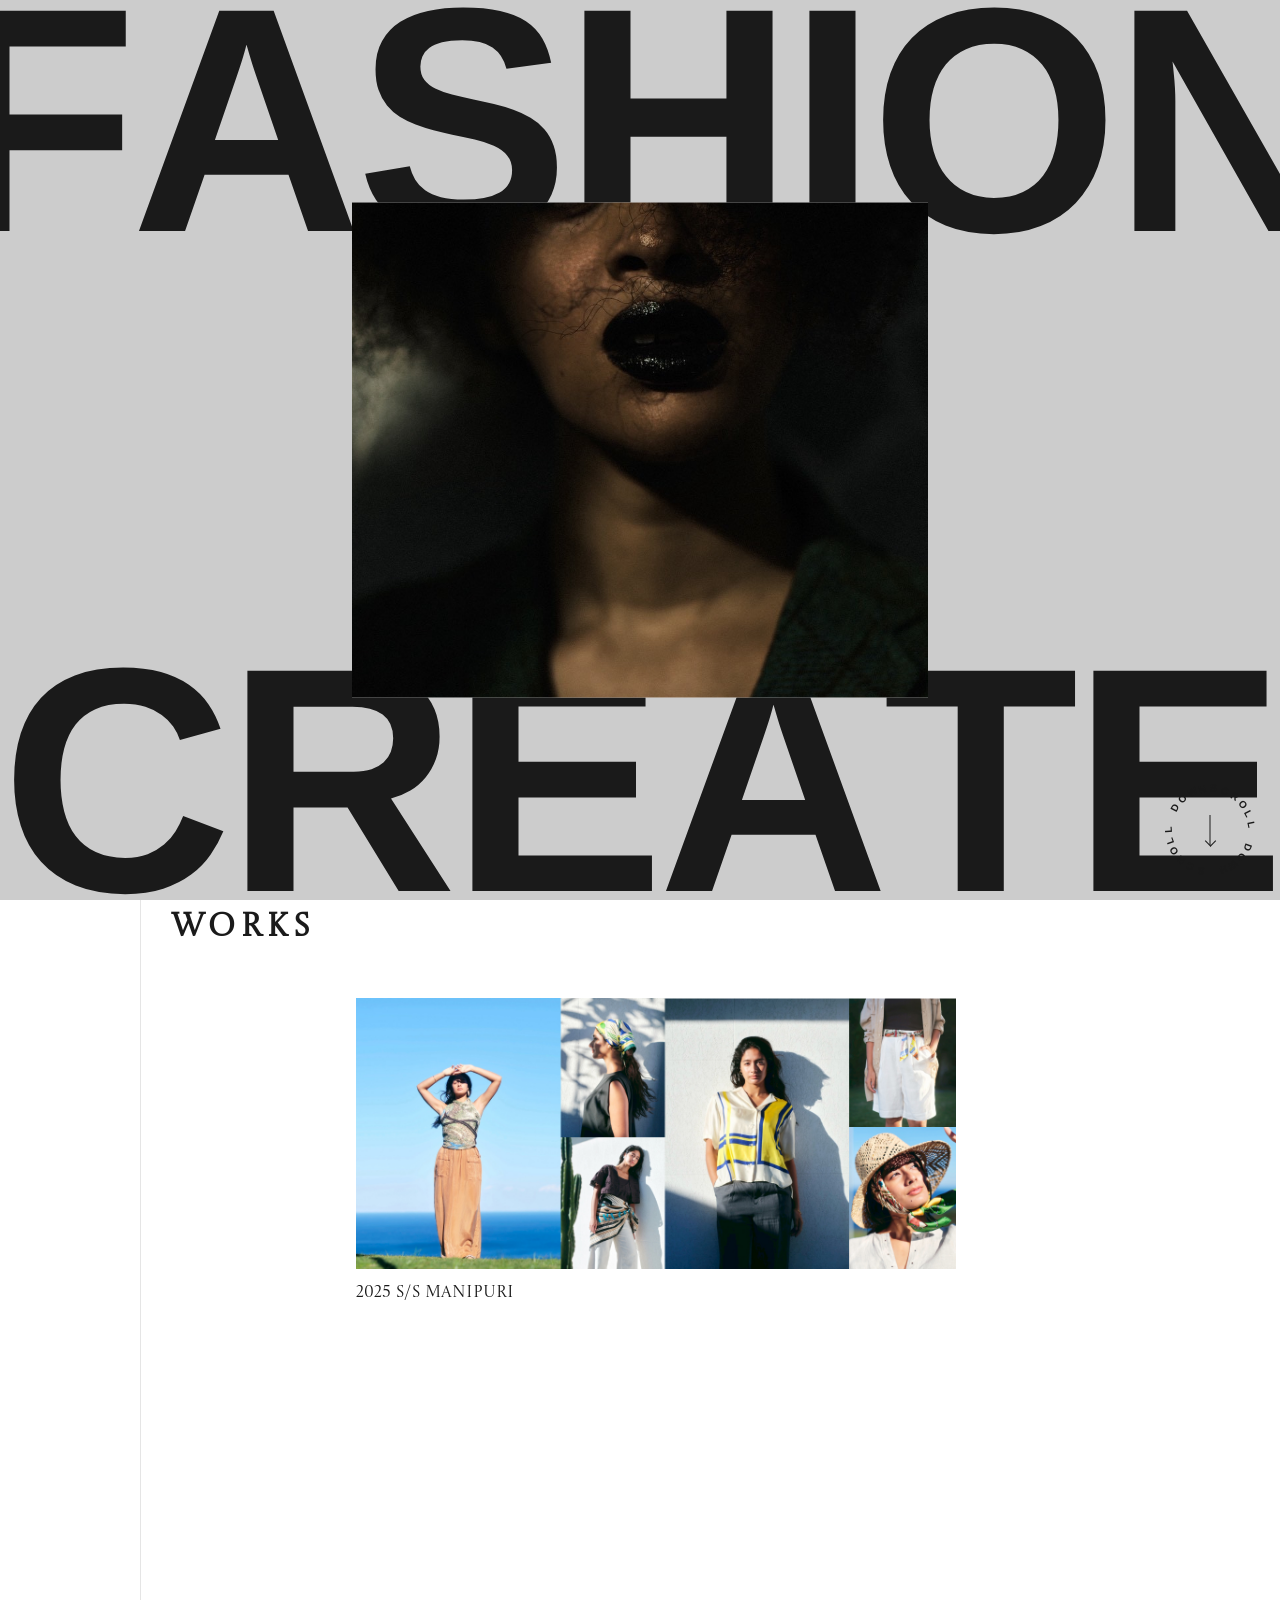
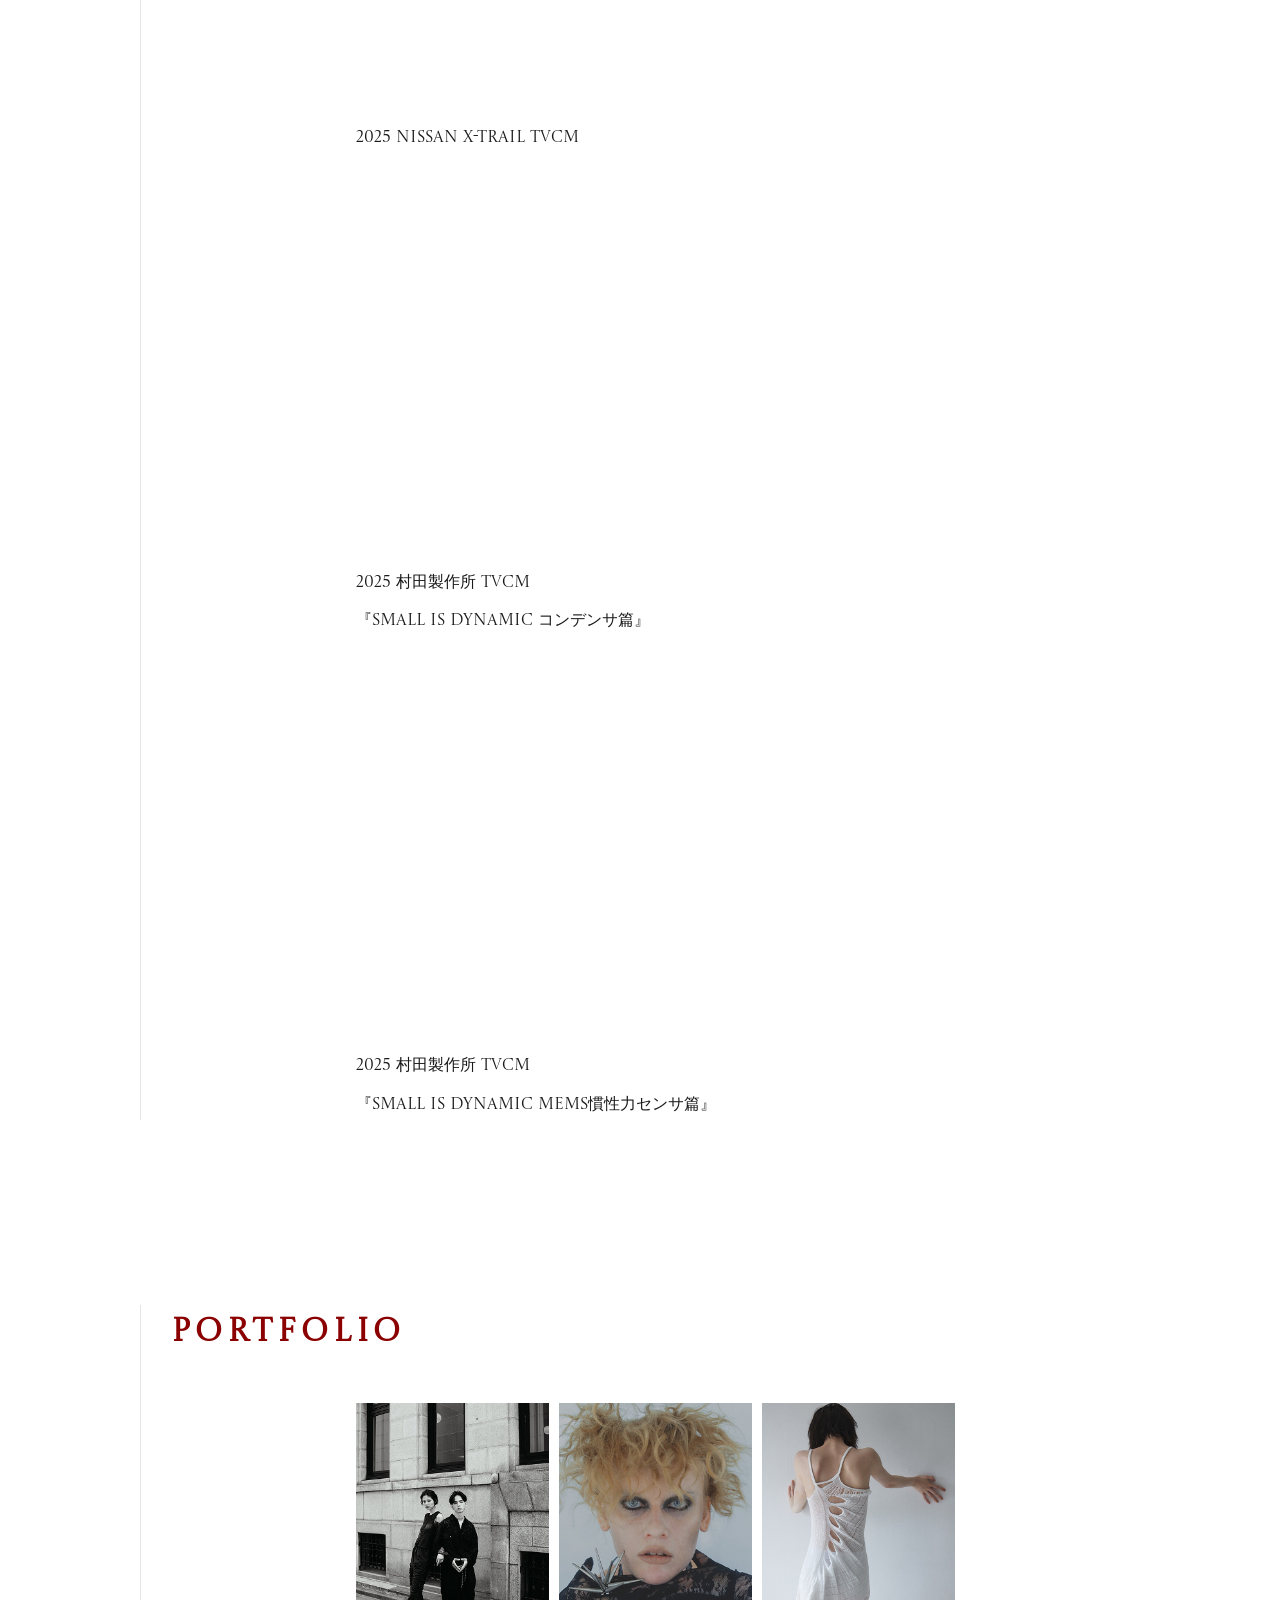
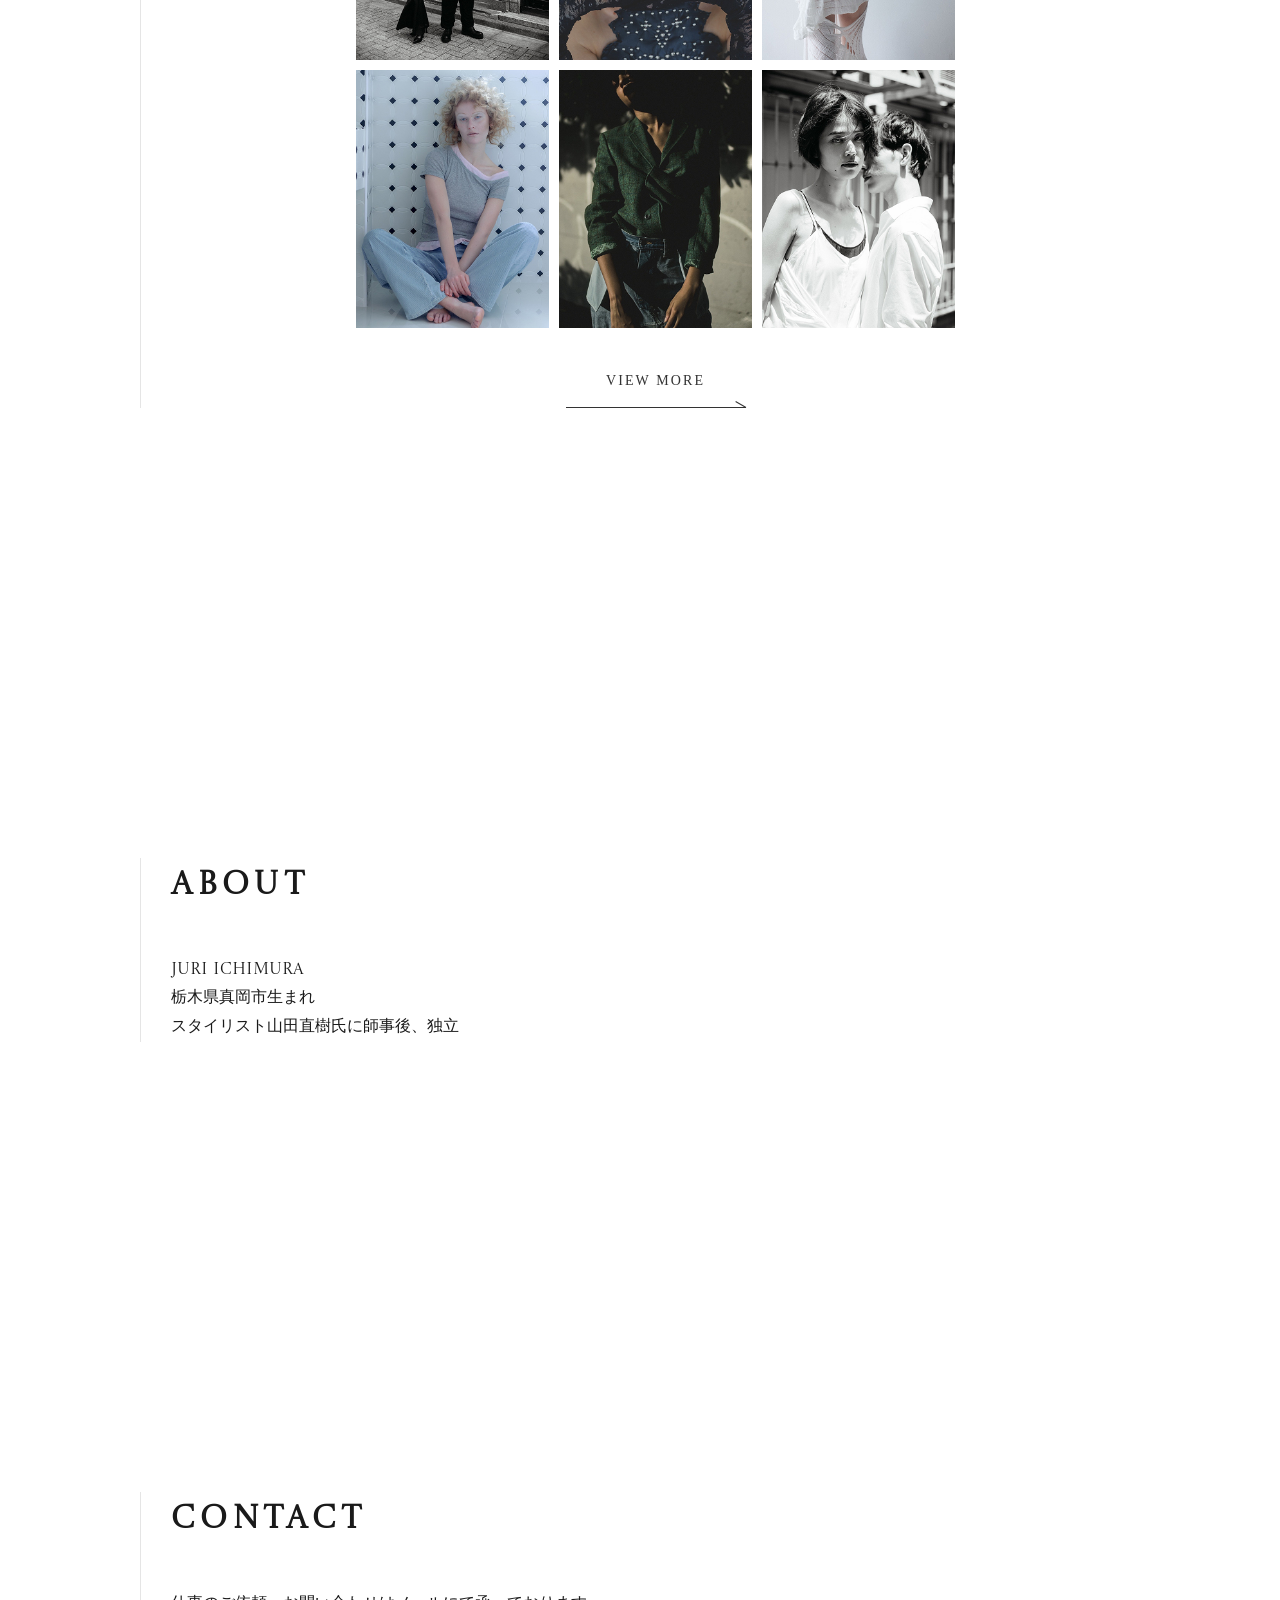
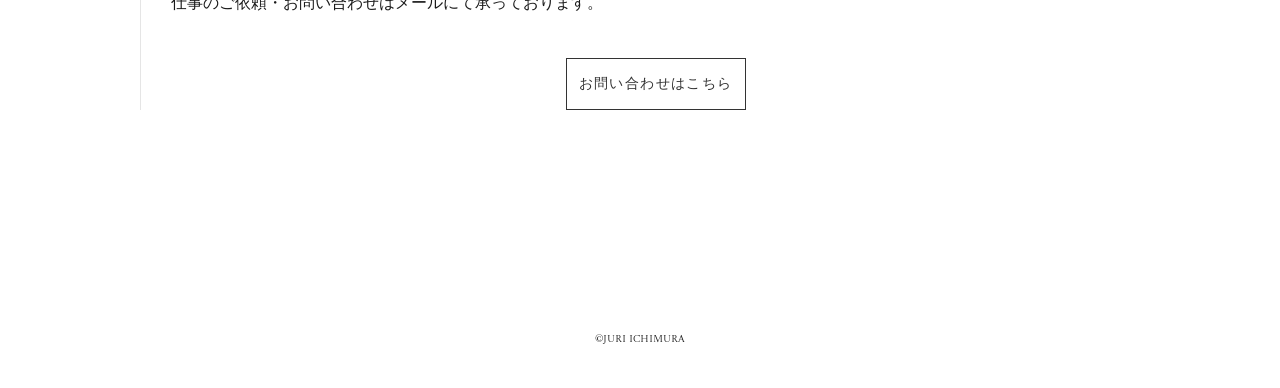
<file: index.html>
<!doctype html>

<html lang="ja">

<head>

  <meta charset="utf-8">
  <meta name="viewport" content="width=device-width, initial-scale=1">
  <title>ICHIMURA JURI | Portfolio</title>
  <link href="https://fonts.googleapis.com/css2?family=Castoro+Titling&display=swap" rel="stylesheet">
<link rel="stylesheet" href="style.css">
<link rel="preconnect" href="https://fonts.googleapis.com">
<link rel="preconnect" href="https://fonts.gstatic.com" crossorigin>
<link href="https://fonts.googleapis.com/css2?family=Bebas+Neue&display=swap" rel="stylesheet">
	<style>
  /* ボタンを右下に固定し、オープニングより手前に出す */
  .container_01 {
    position: fixed;
 right: 20px;  /* 40px → 20px にして右へ寄せる */
    bottom: 20px; /* 40px → 20px にして下へ寄せる */
    width: 100px;
    height: 100px;
    z-index: 10000;
  }
  /* 文字を回すアニメーション */
  .circle-text_01 {
    position: relative;
    width: 100%;
    height: 100%;
    animation: rotate-circle 15s linear infinite;
  }
  /* 円形配置の軸設定 */
  .circle-text_01 span {
    position: absolute;
    top: 0;
    left: 50%;
    font-size: 10px;
    font-family: sans-serif;
    font-weight: bold;
    transform-origin: 0 50px;
  }
  /* 中央の矢印 */
  .arrow_01 {
    position: absolute;
    top: 50%; left: 50%;
    transform: translate(-50%, -50%);
    width: 1px; height: 30px;
    background: #1a1a1a;
  }
  .arrow_01::after {
    content: '';
    position: absolute;
    bottom: 0; left: 50%;
    width: 8px; height: 8px;
    border-bottom: 1px solid #1a1a1a;
    border-left: 1px solid #1a1a1a;
    transform: translateX(-50%) rotate(-45deg);
  }
  @keyframes rotate-circle {
    0% { transform: rotate(0deg); }
    100% { transform: rotate(360deg); }
  }
</style>
	
</head>
	
<body>
  <div id="opening">
    <div class="opening-inner">

      <div class="text from-left top-text">
        <span class="char" style="--char-index: 0">F</span>
        <span class="char" style="--char-index: 1">A</span>
        <span class="char" style="--char-index: 2">S</span>
        <span class="char" style="--char-index: 3">H</span>
        <span class="char" style="--char-index: 4">I</span>
        <span class="char" style="--char-index: 5">O</span>
        <span class="char" style="--char-index: 6">N</span>
      </div>

      <div class="center-window">
        <div class="bg-image"></div>
      </div>

      <div class="text from-right bottom-text">
        <span class="char" style="--char-index: 0">C</span>
        <span class="char" style="--char-index: 1">R</span>
        <span class="char" style="--char-index: 2">E</span>
        <span class="char" style="--char-index: 3">A</span>
        <span class="char" style="--char-index: 4">T</span>
        <span class="char" style="--char-index: 5">E</span>
      </div>

      <div class="container_01">
        <a href="#works" class="scroll-down_01">
          <div class="circle-text_01" id="circle-text-opening">SCROLL DOWN SCROLL DOWN </div>
          <div class="arrow_01"></div>
        </a>
      </div>

    </div>
  </div>
	
<header class="header-box">
  <div class="header-top">
    <div class="logo-area">
      <p class="tagline">stylist</p>
      <h1>ICHIMURA JURI</h1>
    </div>



    <div class="menu-trigger" id="menu-trigger">

      <span></span>

      <span></span>

      <span></span>

    </div>

  </div>



  <nav class="main-nav" id="main-nav">

    <ul>

      <li><a href="#home">HOME</a></li>

      <li><a href="#works">WORKS</a></li>

      <li><a href="#portfolio">PORTFOLIO</a></li>

      <li><a href="#about">ABOUT</a></li>

      <li><a href="#contact">CONTACT</a></li>

      <li class="insta-icon">

       <a href="https://www.instagram.com/juri_ichimura/" target="_blank" rel="noopener noreferrer" class="insta-link">

  <img src="img/instalogo.png" alt="Instagram">

</a>

      </li>

    </ul>

  </nav>

</header>

  <div class="fixed-background"></div>



  <main>

    <section id="home" class="spacer-section"></section>



<section class="content-section" id="works">

  <div class="inner center-shift">

    <h2>WORKS</h2>

    <div class="work-item">

      <img src="img/works1.jpg" alt="">

      <p class="caption">2025 s/s MANIPURI</p>

    </div>



    <div class="work-item">
      <div class="video-container">
       <iframe width="560" height="315" src="https://www.youtube.com/embed/FjSu41cUC_E?si=2yI6lnefsk8uJuYG" title="YouTube video player" frameborder="0" allow="accelerometer; autoplay; clipboard-write; encrypted-media; gyroscope; picture-in-picture; web-share" referrerpolicy="strict-origin-when-cross-origin" allowfullscreen></iframe>
      </div>
      <p class="caption">2025 NISSAN X-TRAIL TVCM</p>
    </div>
    <div class="work-item">
      <div class="video-container">
        <iframe width="560" height="315" src="https://www.youtube.com/embed/HwjApfP2J_o?si=7uE1_BGBfjUtQ4X5" title="YouTube video player" frameborder="0" allow="accelerometer; autoplay; clipboard-write; encrypted-media; gyroscope; picture-in-picture; web-share" referrerpolicy="strict-origin-when-cross-origin" allowfullscreen></iframe>
      </div>
      <p class="caption">2025 村田製作所 TVCM </p>
      <p class="caption">『Small is Dynamic コンデンサ篇』</p>
    </div>
    <div class="work-item">
      <div class="video-container">
        <iframe width="560" height="315" src="https://www.youtube.com/embed/TZYsfuqhnak?si=knfv2JIp9EsiGvvk" title="YouTube video player" frameborder="0" allow="accelerometer; autoplay; clipboard-write; encrypted-media; gyroscope; picture-in-picture; web-share" referrerpolicy="strict-origin-when-cross-origin" allowfullscreen></iframe>
      </div>
      <p class="caption">2025 村田製作所 TVCM</p>
      <p class="caption"> 『Small is Dynamic MEMS慣性力センサ篇』</p>
    </div>
  </div>
</section>


    <section class="content-section" id="portfolio">
      <div class="inner center-shift">
        <h2 class="red-title">PORTFOLIO</h2>
        <div class="portfolio-grid">
          <img src="img/1.jpg" alt=""><img src="img/2.jpg" alt=""><img src="img/3.jpg" alt="">
          <img src="img/4.jpg" alt=""><img src="img/5.jpg" alt=""><img src="img/6.jpg" alt="">
        </div>
         <div class="button-13">
<a href="portfolio.html">VIEW MORE</a>
</div>
      </div>
    </section>
    <section class="content-section" id="about">
      <div class="inner center-shift about-text">
        <h2>ABOUT</h2>
        <p class="name">JURI ICHIMURA</p>
        <p>栃木県真岡市生まれ</p>
        <p>スタイリスト山田直樹氏に師事後、独立</p>
      </div>
    </section>
<section class="content-section" id="contact">
  <div class="inner center-shift">
    <h2>CONTACT</h2>
    <div class="contact-area">
      <p>仕事のご依頼・お問い合わせはメールにて承っております。</p>
      <a href="mailto:your-email@example.com" class="contact-button">
        お問い合わせはこちら 
      </a>
    </div>
  </div>
</section>
  </main>
  <footer>
    <p>&copy;JURI ICHIMURA</p>
  </footer>
<script>
  // --- 1. メニュー（ハンバーガー）の制御 ---
  const trigger = document.getElementById('menu-trigger');
  const nav = document.getElementById('main-nav');
  if (trigger && nav) {
    trigger.addEventListener('click', () => {
      trigger.classList.toggle('active');
      nav.classList.toggle('active');
    });
    const links = document.querySelectorAll('.main-nav a');
    links.forEach(link => {
      link.addEventListener('click', () => {
        trigger.classList.remove('active');
        nav.classList.remove('active');
      });
    });
  }
  // --- 2. オープニングアニメーションとスクロール制御 ---
  window.addEventListener('load', () => {
    const texts = document.querySelectorAll('.text');
    const opening = document.getElementById('opening');
    const topText = document.querySelector('.top-text');
    const bottomText = document.querySelector('.bottom-text');
    const windowEl = document.querySelector('.center-window');
    const bgImg = document.querySelector('.bg-image');
    // 【登場】0.1秒後に一文字ずつパラパラ動かす
    setTimeout(() => {
      texts.forEach(t => t.classList.add('is-active'));
    }, 100);
    // 【スクロール】連動アニメーション
    window.addEventListener('scroll', () => {
      const scrollY = window.scrollY;
    // ★文字を飛ばすスピードを「1.5」から「4.0」くらいに上げる（すぐ画面外へ消える）
  if (topText) topText.style.transform = `translateY(-${scrollY * 4.0}px)`;
  if (bottomText) bottomText.style.transform = `translateY(${scrollY * 4.0}px)`;

		// ★中央の窓が消えるスピードも速める（800→300）
  const scaleValue = Math.max(0, 1 - (scrollY / 500));
  if (windowEl) {
      windowEl.style.transform = `translate(-50%, -50%) scale(${scaleValue})`;
      windowEl.style.opacity = 1 - (scrollY / 300);
  }
      if (bgImg) {
          bgImg.style.transform = `scale(${1.2 + (scrollY / 600)})`;
      }
// ★ここが本番！1200pxから「300px」に減らす
  if (opening) {
    if (scrollY > 300) { // 300px（少しのスクロール）で完全に消す
      opening.style.display = 'none';
    } else {
      opening.style.display = 'flex';
    }
      }
    });
  });
</script>
	<script>
const observer = new IntersectionObserver((entries) => {
  entries.forEach(entry => {
    if (entry.isIntersecting) {
      entry.target.classList.add('is-show');
    }
  });
}, { 
  threshold: 0.1,
  // ★ 画面の下から10%くらい入ってきたら反応させる（スマホ対策）
  rootMargin: "0px 0px -10% 0px" 
});

document.querySelectorAll('.content-section').forEach(section => {
  observer.observe(section);
});

// オープニング終了に合わせて一番上（WORKS）を出す
window.addEventListener('load', () => {
  setTimeout(() => {
    const firstSection = document.querySelector('#works');
    if (firstSection) firstSection.classList.add('is-show');
  }, 800); 
});
</script>
	<script>
		// スクロールボタンの文字を円形に配置する
const textElement = document.getElementById('circle-text');
if (textElement) {
  const text = textElement.innerText;
  textElement.innerText = '';
  for (let i = 0; i < text.length; i++) {
    const span = document.createElement('span');
    span.innerText = text[i];
    span.style.transform = `rotate(${i * (360 / text.length)}deg)`;
    textElement.appendChild(span);
  }
}
	</script>
	<script>
		// オープニングのくるくるボタンの文字を円形に並べる
const openCircle = document.getElementById('circle-text-opening');
if (openCircle) {
  const text = openCircle.innerText; // "SCROLL DOWN SCROLL DOWN " を取得
  openCircle.innerText = ''; // 一旦中身を空にする
  
  for (let i = 0; i < text.length; i++) {
    const span = document.createElement('span');
    span.innerText = text[i];
    // 1文字ずつ角度をつけて円状に配置
    span.style.transform = `rotate(${i * (360 / text.length)}deg)`;
    openCircle.appendChild(span);
  }
}
	</script>
</body>
</html>
</file>
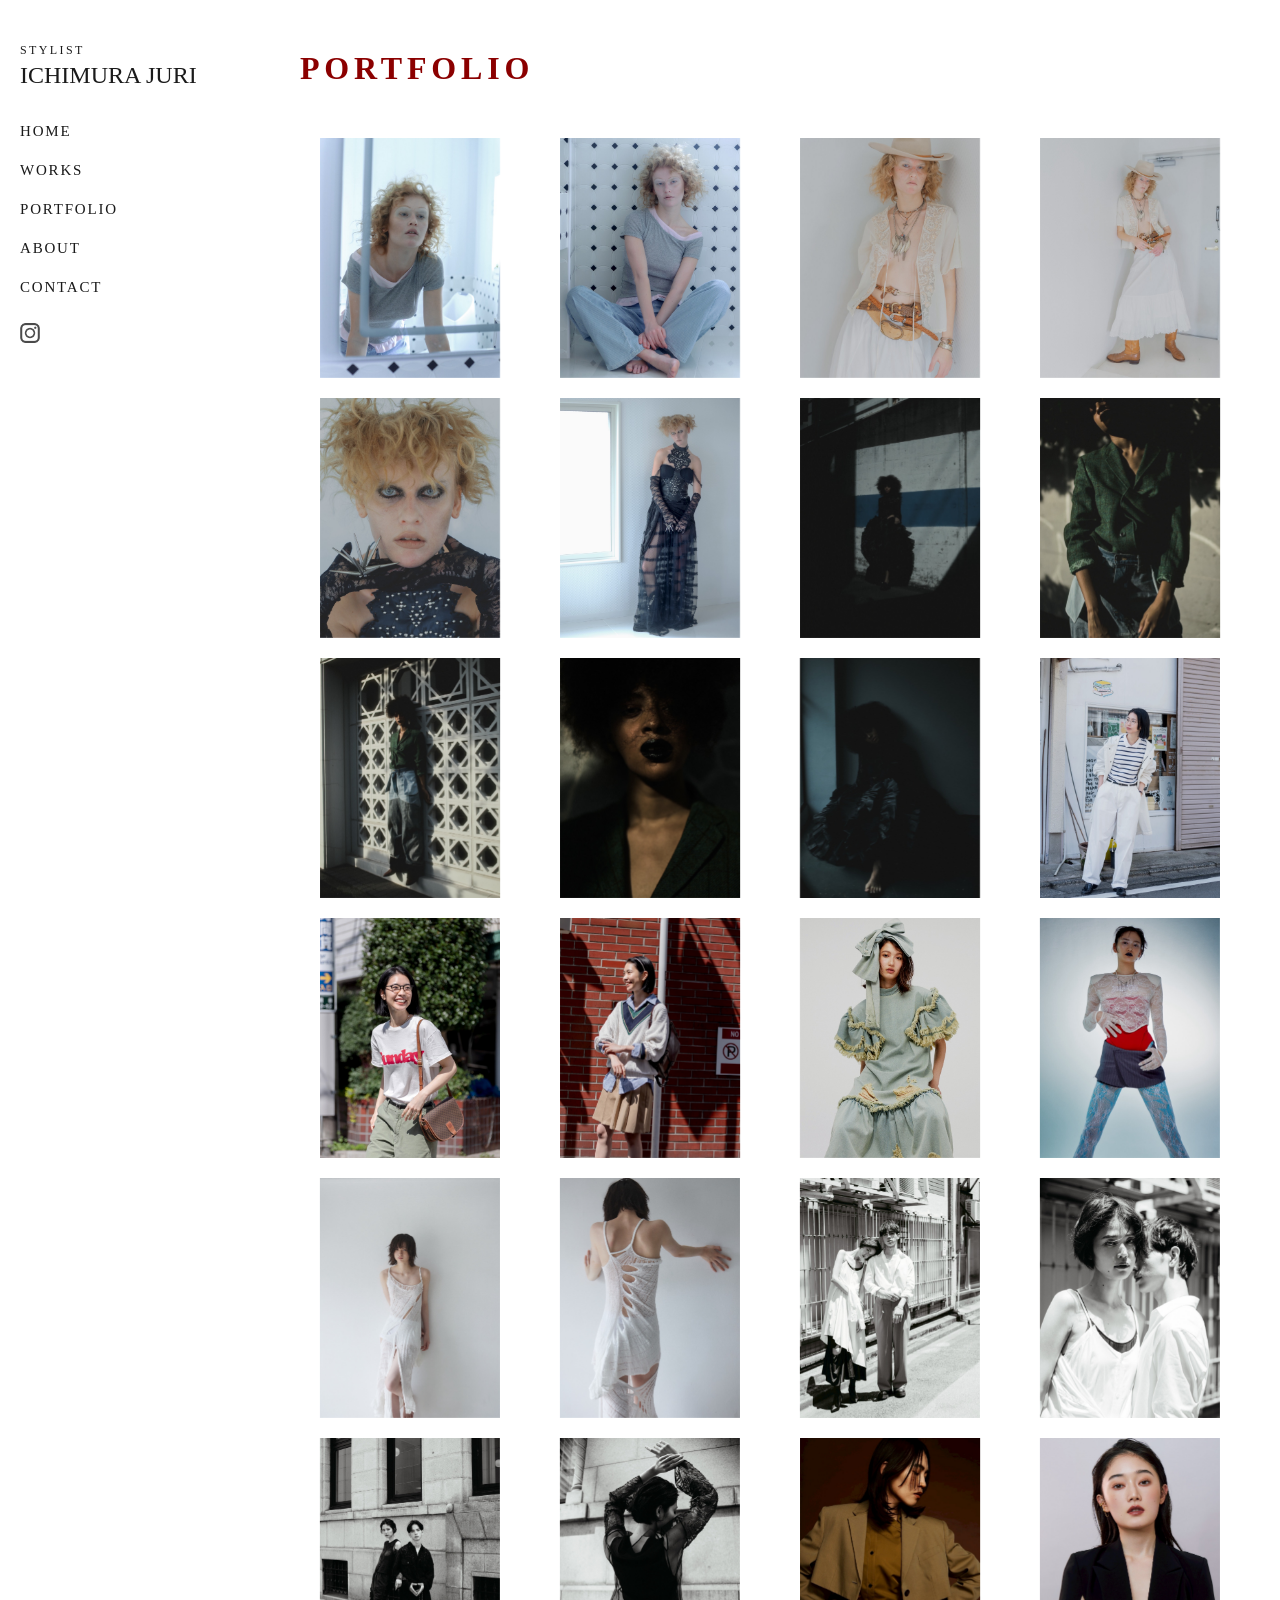
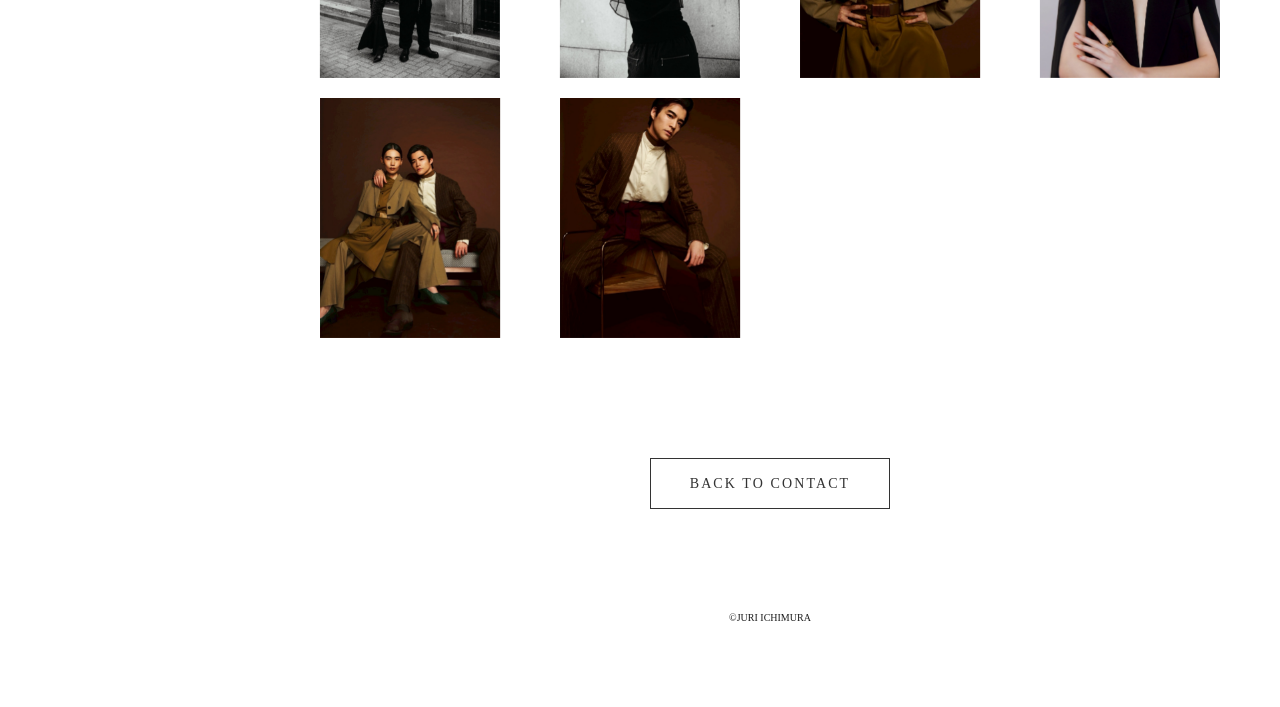
<file: portfolio.html>
<!doctype html>
<html lang="ja">
<head>
<meta charset="utf-8">
<title>PORTFOLIO | JURI ICHIMURA</title>
<meta name="viewport" content="width=device-width, initial-scale=1">
<link rel="stylesheet" href="style.css">
</head>

<body class="portfolio-page">

 <div class="fixed-background portfolio-bg"></div>

  <header class="header-box">
    <p class="tagline">Stylist</p>
    <div class="header-top">
      <h1>ICHIMURA JURI</h1>
      <div class="menu-trigger" id="menu-trigger">
        <span></span>
        <span></span>
        <span></span>
      </div>
    </div>
    
    <nav class="main-nav" id="main-nav">
      <ul>
        <li><a href="index.html">HOME</a></li>
        <li><a href="index.html#works">WORKS</a></li>
        <li><a href="index.html#portfolio">PORTFOLIO</a></li>
        <li><a href="index.html#about">ABOUT</a></li>
        <li><a href="index.html#contact">CONTACT</a></li>
        <li class="insta-icon">
          <a href="https://www.instagram.com/juri_ichimura/" target="_blank" rel="noopener noreferrer">
            <img src="img/instalogo.png" alt="Instagram">
          </a>
        </li>
      </ul>
    </nav>
  </header>

  <div class="gallery-container">
    <div class="page-header">
      <h2 class="red-title">PORTFOLIO</h2>
    </div>

    <main class="gallery-main">
      <figure class="content-section"><img src="img/IMG-3986.JPG" alt=""></figure>
      <figure class="content-section"><img src="img/IMG-3987.JPG" alt=""></figure>
      <figure class="content-section"><img src="img/IMG-3988.JPG" alt=""></figure>
      <figure class="content-section"><img src="img/IMG-3989.JPG" alt=""></figure>
      <figure class="content-section"><img src="img/IMG-3990.JPG" alt=""></figure>
      <figure class="content-section"><img src="img/IMG-3991.JPG" alt=""></figure>
      <figure class="content-section"><img src="img/IMG-3992.JPG" alt=""></figure>
      <figure class="content-section"><img src="img/IMG-3993.JPG" alt=""></figure>
      <figure class="content-section"><img src="img/IMG-3994.JPG" alt=""></figure>
      <figure class="content-section"><img src="img/IMG-3995.JPG" alt=""></figure>
      <figure class="content-section"><img src="img/IMG-3996.JPG" alt=""></figure>
      <figure class="content-section"><img src="img/IMG-3997.JPG" alt=""></figure>
      <figure class="content-section"><img src="img/IMG-3998.JPG" alt=""></figure>
      <figure class="content-section"><img src="img/IMG-3999.JPG" alt=""></figure>
      <figure class="content-section"><img src="img/IMG-4001.JPG" alt=""></figure>
      <figure class="content-section"><img src="img/IMG-4002.JPG" alt=""></figure>
      <figure class="content-section"><img src="img/IMG-4003.JPG" alt=""></figure>
      <figure class="content-section"><img src="img/IMG-4004.JPG" alt=""></figure>
      <figure class="content-section"><img src="img/IMG-4005.JPG" alt=""></figure>
      <figure class="content-section"><img src="img/IMG-4006.JPG" alt=""></figure>
      <figure class="content-section"><img src="img/IMG-4007.JPG" alt=""></figure>
      <figure class="content-section"><img src="img/IMG-4008.JPG" alt=""></figure>
<figure class="content-section"><img src="img/331AD6A6-1929-42DE-A547-7B031A058D63.jpeg" alt=""/></figure>
<figure class="content-section"><img src="img/3135659D-34B3-48F1-845D-D1E425046313.jpeg" alt=""/></figure>
<figure class="content-section"><img src="img/DFC94795-2C78-4DE7-B1A3-76A3602B9918.jpeg" alt=""/></figure>
<figure class="content-section"><img src="img/FD521C5B-BE17-4BEB-B2AE-31FE769336B9.jpeg" alt=""/></figure>


</main> <div class="button-13 portfolio-btn">
  <a href="index.html#contact" class="contact-button">BACK TO CONTACT</a>
</div>

 <footer>
      <p>&copy;JURI ICHIMURA</p>
    </footer>

<script>
    // --- 1. ハンバーガーメニューの制御 ---
    const trigger = document.getElementById('menu-trigger');
    const nav = document.getElementById('main-nav');

    if(trigger) {
      trigger.addEventListener('click', function() {
        this.classList.toggle('active');
        nav.classList.toggle('active');
      });
    }

    // --- 2. スクロールで画像をふわっと出す制御 ---
    const observer = new IntersectionObserver((entries) => {
      entries.forEach(entry => {
        if (entry.isIntersecting) {
          // 画面に入ったら「is-show」クラスを付けて表示させる
          entry.target.classList.add('is-show');
        }
      });
    }, { 
      threshold: 0.15 // 画像が15%見えたら動き出す
    });

    // 全ての .content-section（画像）を監視対象にする
    document.querySelectorAll('.content-section').forEach(section => {
      observer.observe(section);
    });
  </script>
	
</body>
</html>
</file>
<file: style.css>
@charset "utf-8";

*, ::before, ::after { margin: 0; padding: 0; box-sizing: border-box; }
html { font-size: 62.5%; scroll-behavior: smooth; }
body {
  font-family: "Castoro Titling", serif;
  line-height: 1.8;
  color: #1a1a1a;
  overflow-x: hidden;
  font-size: 1.6rem;

}
img, video { max-width: 100%; height: auto; }
a { text-decoration: none; color: inherit; }

.fixed-background {
  position: fixed;
  top: 0; 
  left: 0;
  width: 100%; 
  height: 100vh;
  background-image: url("img/haikei.png"); 
  background-size: cover;
  background-position: center top;
  z-index: -1;
}

.fixed-background.portfolio-bg {
    background-image: none !important; 
    background-color: #ffffff !important; 
}

.button-13 a {
  font-family: 'Noto Serif JP', serif;
  font-size: 14px;
  letter-spacing: 0.15em;
  color: #333;
  display: block;
  position: relative;
  width: 180px;
  margin: 0 auto; 
  text-align: center;
  padding-bottom: 15px;
  text-decoration: none;

}


.button-13 a::before {
  content: "";
  position: absolute;
  bottom: 0;
  left: 0;
  width: 100%;
  height: 1px;
  background: #333;
  transition: transform 0.4s ease;

}

.button-13 a::after {
  content: "";
  position: absolute;
  bottom: 0;
  right: 0;
  width: 12px;
  height: 1px;
  background: #333;
  transform: rotate(30deg);
  transform-origin: right center;
  transition: transform 0.4s ease;

}

.button-13 a:hover::before { transform: translateX(30px); }
.button-13 a:hover::after { transform: translateX(30px) rotate(30deg); }

.header-box {
  position: fixed;
  top: 40px; left: 20px;
  z-index: 100;
  text-align: left;
}

.tagline { font-size: 1.2rem; letter-spacing: 0.2em; text-transform: uppercase; }
.header-box h1 { font-size: 2.4rem; line-height: 1.1; margin-bottom: 30px; font-weight: normal; }
.main-nav ul { list-style: none; }
.main-nav li { font-size: 1.5rem; margin-bottom: 12px; letter-spacing: 0.12em; }
.main-nav li a { display: inline-block; transition: transform 0.3s ease, color 0.3s ease; }
.main-nav li a:hover { transform: translateY(-5px); color: #8B0000 !important; }
.insta-icon img { width: 20px; margin-top: 10px; }
.spacer-section { height: 10vh; }
.content-section {
  width: 100%;
  padding: 0 20px; /* 左右の余白 */
  background-color: transparent !important;
  position: relative;
  z-index: 10;
  
 
  opacity: 0;
  transform: translateY(40px);
  transition: opacity 1.2s ease, transform 1.2s cubic-bezier(0.16, 1, 0.3, 1);
  will-change: opacity, transform;
}

.content-section.is-show {
  opacity: 1;
  transform: translateY(0);
}

#works { 
  margin-top: 0
}

#portfolio { 
  margin-top: 50vh !important; 
}

#about { 
  margin-top: 50vh !important; 
}
#contact { 
  margin-top: 50vh !important; 
  padding-bottom: 20vh; 
}

.inner.center-shift {
  max-width: 1000px; 
  margin-left: auto;
  margin-right: auto;
  border-left: 1px solid rgba(0, 0, 0, 0.1);
  padding-left: 30px;
  text-align: left; 

}


h2 { font-size: 3.2rem; margin-bottom: 40px; letter-spacing: 0.15em; }
h2.red-title { color: #8B0000; }
.work-item { margin-bottom: 80px; }
#portfolio.content-section {
    margin-top: 15vh !important; /* オープニングと被らないように少し下げる */
    padding-top: 50px;           /* 中のh2が隠れないように内側も調整 */

}
#portfolio .portfolio-grid {
  display: grid !important;
  grid-template-columns: repeat(3, 1fr) !important; 
  gap: 10px;                   
  width: 100% !important;      
  max-width: 600px !important; 
  margin: 0 auto 30px;

}
.spacer-section {
    height: 100vh !important;

}
#portfolio .portfolio-grid img {
  width: 100% !important;    
  height: auto;
  aspect-ratio: 3 / 4;         
  object-fit: cover;
  display: block;
}



.button-13 {
  width: 100% !important;
  max-width: 600px !important;
  display: flex;
  justify-content: center;
  margin: 20px auto 40px;

}

.button-13 {
  width: 100%;
  display: flex;
  justify-content: center;
  margin-top: 40px;
}

.contact-button {
  font-family: 'Noto Serif JP', serif;
  font-size: 1.4rem;
  letter-spacing: 0.1em;
  color: #333;
  width: 180px !important;
  min-width: 180px !important;
  padding: 12px 0 !important;
  text-align: center !important;
  display: block !important;
  margin: 40px auto 0 !important; 
  border: 1px solid #333;
  transition: all 0.3s ease;
}

.contact-button:hover {
  background-color: #333;
  color: #fff !important;
  transform: translateY(-3px);

}


footer { padding: 40px; text-align: center; font-size: 1rem; background: rgba(255,255,255,0.7); }
.work-item img,
.work-item .video-container {
  width: 100% !important;
  max-width: 600px !important; 
  margin: 0 auto;
  display: block;

}

.video-container video {
  width: 100% !important;
  height: auto !important;
  display: block;
  background: #000; 

}


.caption {
  max-width: 600px;
  margin: 10px auto 0;
  text-align: left;
}


body {
  margin: 0;
  background-color: #fff;
  font-family: 'Archivo Black', sans-serif;
}

#opening {
    position: fixed;
    inset: 0;
    background-color: #cccccc;
    z-index: 9999;
    display: flex;
    justify-content: center;
    align-items: center;
    overflow: hidden;
    pointer-events: none; 

}

.opening-inner {
    width: 100%;
    height: 100vh;
    display: flex;
    flex-direction: column;
    justify-content: space-between;
    padding: 0;
}


.text {
    display: flex;
    justify-content: center;
    color: #1a1a1a ;
    font-family: 'Archivo Black', sans-serif !important; 
    font-size: clamp(60px, 18vw, 250px);
    line-height: 0.85;
    letter-spacing: -0.05em;
    text-transform: uppercase;
overflow: hidden; 
    display: flex;
    justify-content: center;
font-weight: 700;
    font-size: clamp(100px, 25vw, 350px); 
    line-height: 0.75;
    letter-spacing: -0.02em;

}


.char {
    display: inline-block;
    opacity: 0;
    transform: translateY(100%); 
    transition: transform 1.5s cubic-bezier(0.16, 1, 0.3, 1), opacity 1.2s;
    will-change: transform, opacity;
}
.top-text .char {
    transition-delay: calc(0.08s * var(--char-index));
}

.bottom-text .char {
    transition-delay: calc(0.08s * (5 - var(--char-index)));

}

.text.is-active .char {
    transform: translateY(0);
    opacity: 1;
}

.center-window {
    position: absolute;
    top: 50%;
    left: 50%;
    transform: translate(-50%, -50%);
    width: 45vw;
    height: 55vh;
    overflow: hidden;
   z-index: 5;
    background-color: #f0f0f0;
}
.bg-image {
    width: 100%;
    height: 100%;
    background-image:url("img/IMG-3995.JPG"); 
    background-size: cover;
    background-position: center;
    transform: scale(1.2);
}

body {
  font-family: "Castoro Titling", serif; 
  line-height: 1.8;
  color: #1a1a1a;
  overflow-x: hidden;
  ont-size: 1.6rem;
  background-color: #fff;
  margin: 0;
  
}


.gallery-main img {
    width: 100%;
    height: auto;
    display: block;
    transition: opacity 0.4s ease;
}


@media screen and (min-width: 769px) {
    .portfolio-page .gallery-container {
        margin-left: 260px;
        padding: 40px;
        width: calc(100% - 260px);
    }

 
    .portfolio-page .gallery-main,
    .portfolio-page .portfolio-btn,
    .portfolio-page footer {
        margin-left: 0 !important;
        width: 100% !important;
    }

    .portfolio-page .page-header {
        margin-bottom: 40px;
    }
}

.portfolio-page .gallery-main {
    display: grid !important;
    grid-template-columns: repeat(4, 1fr) !important;
    gap: 20px !important;
    align-items: start;
}

.portfolio-page .gallery-main figure img {
    width: 100% !important;
    aspect-ratio: 3 / 4 !important;
    object-fit: cover !important;
    display: block;
}

@media screen and (max-width: 768px) {

  .header-box {
    position: fixed !important;
    top: 0 !important;
    left: 0 !important;
    width: 100% !important;
    height: auto !important; 
    background-color: rgba(235, 235, 235, 0.9) !important; 
    z-index: 2000 !important;
    padding: 10px 0 !important; 
  }

  .header-top {
    background: transparent !important;
    padding: 0 20px !important;
    display: flex !important;
    justify-content: space-between !important;
    align-items: center !important;
  }

  
  .logo-area {
    margin: 0 !important;
    text-align: left !important;
  }

  .header-box h1 {
    font-size: 1.8rem !important;
    margin: 0 !important;
  }
	
	
    .portfolio-page .gallery-container {
        margin-left: 0 !important;
        width: 100% !important;
        margin-top: 100px !important; 
        padding: 20px;
    }
    
    .portfolio-page .gallery-main {
        grid-template-columns: repeat(2, 1fr) !important; 
        gap: 10px !important;
    }
}

.portfolio-page .portfolio-btn {
    width: 100% !important;
    max-width: none !important; 
    margin-left: 0 !important;
    margin-right: 0 !important;
    display: flex !important;
    justify-content: center !important; 
    align-items: center !important;
    padding: 80px 0 20px !important; 
    clear: both !important;
}

.portfolio-page .portfolio-btn a.contact-button {
    margin: 0 auto !important;
    display: block !important;
    width: 240px !important; 
    min-width: 240px !important;
}


.portfolio-btn a::before,
.portfolio-btn a::after {
    display: none !important;
}

.portfolio-btn a {
    border: 1px solid #333 !important; 
    padding: 12px 30px !important;    
    display: inline-block !important;
    text-align: center !important;
    transition: all 0.3s ease !important;
    width: auto !important;          
    min-width: 200px;
}

.portfolio-btn a:hover {
    background-color: #333 !important;
    color: #fff !important;
    transform: none !important; 
}

@media screen and (max-width: 768px) {
	
	
  .inner.center-shift {
    border-left: none !important;
    padding-left: 0 !important; 
    text-align: center !important; 
  }

  .menu-trigger {
    display: block !important;
    position: fixed !important; 
    top: 25px !important;        
    right: 20px !important;       
    width: 30px !important;
    height: 24px !important;
    z-index: 9999 !important;   
    cursor: pointer !important;
    margin: 0 !important;        
    left: auto !important;       
}

  .menu-trigger span {
    display: inline-block;
    transition: all .4s;
    position: absolute;
    left: 0;
    width: 100%;
    height: 1px;
    background-color: #333; 
  }


  .menu-trigger span:nth-of-type(1) { top: 0; }
  .menu-trigger span:nth-of-type(2) { top: 12px; }
  .menu-trigger span:nth-of-type(3) { top: 24px; }

  .menu-trigger.active span:nth-of-type(1) {
    transform: translateY(12px) rotate(-45deg);
  }
  .menu-trigger.active span:nth-of-type(2) {
    opacity: 0; 
  }
  .menu-trigger.active span:nth-of-type(3) {
    transform: translateY(-12px) rotate(45deg);
  }

  
  .main-nav {
    display: flex !important;
    position: fixed;
    top: 0;
    left: 100%; 
    width: 100%;
    height: 100vh;
    background: rgba(255, 255, 255, 0.95); 
    z-index: 2500;
    transition: all .5s;
    flex-direction: column;
    justify-content: center;
    align-items: center;
  }

  
  .main-nav.active {
    left: 0;
  }

  .main-nav ul {
    text-align: center;
  }

  .main-nav li {
    margin: 20px 0;
    font-size: 2rem;
  }
}
</file>
